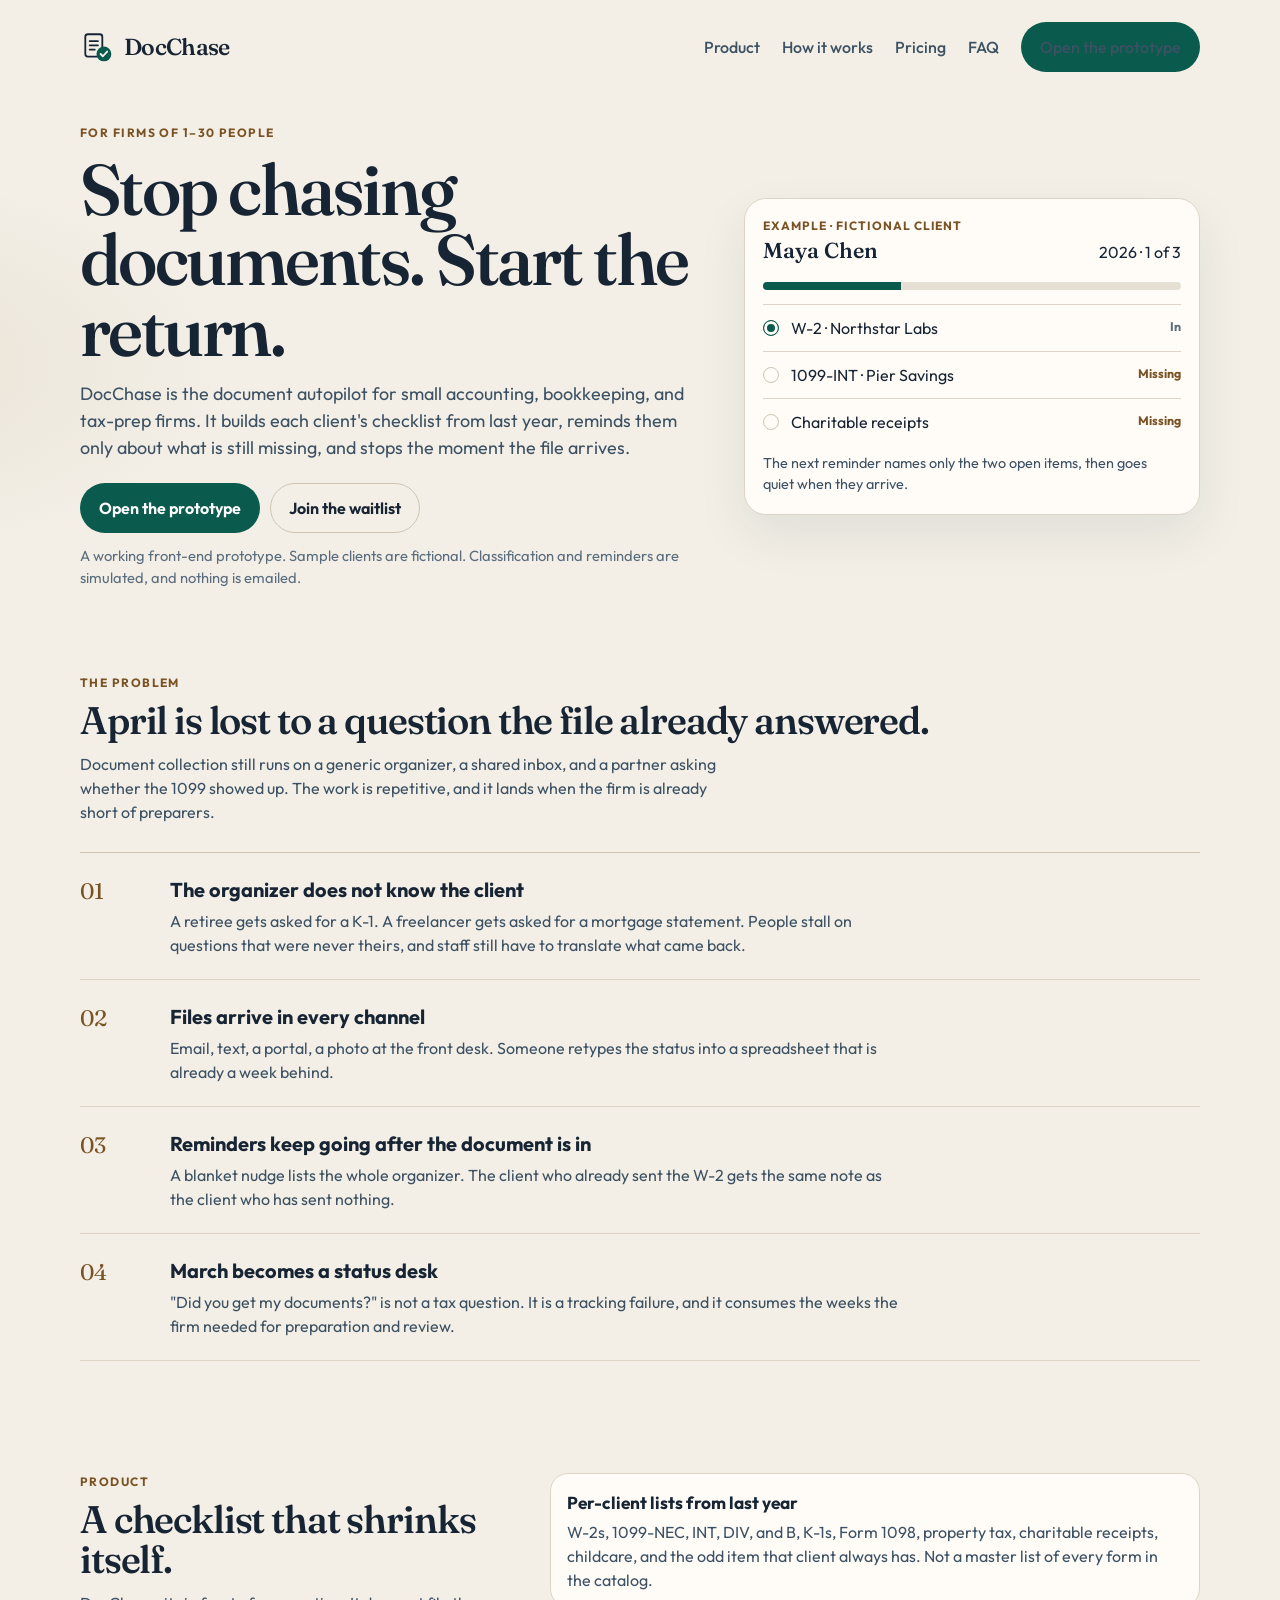
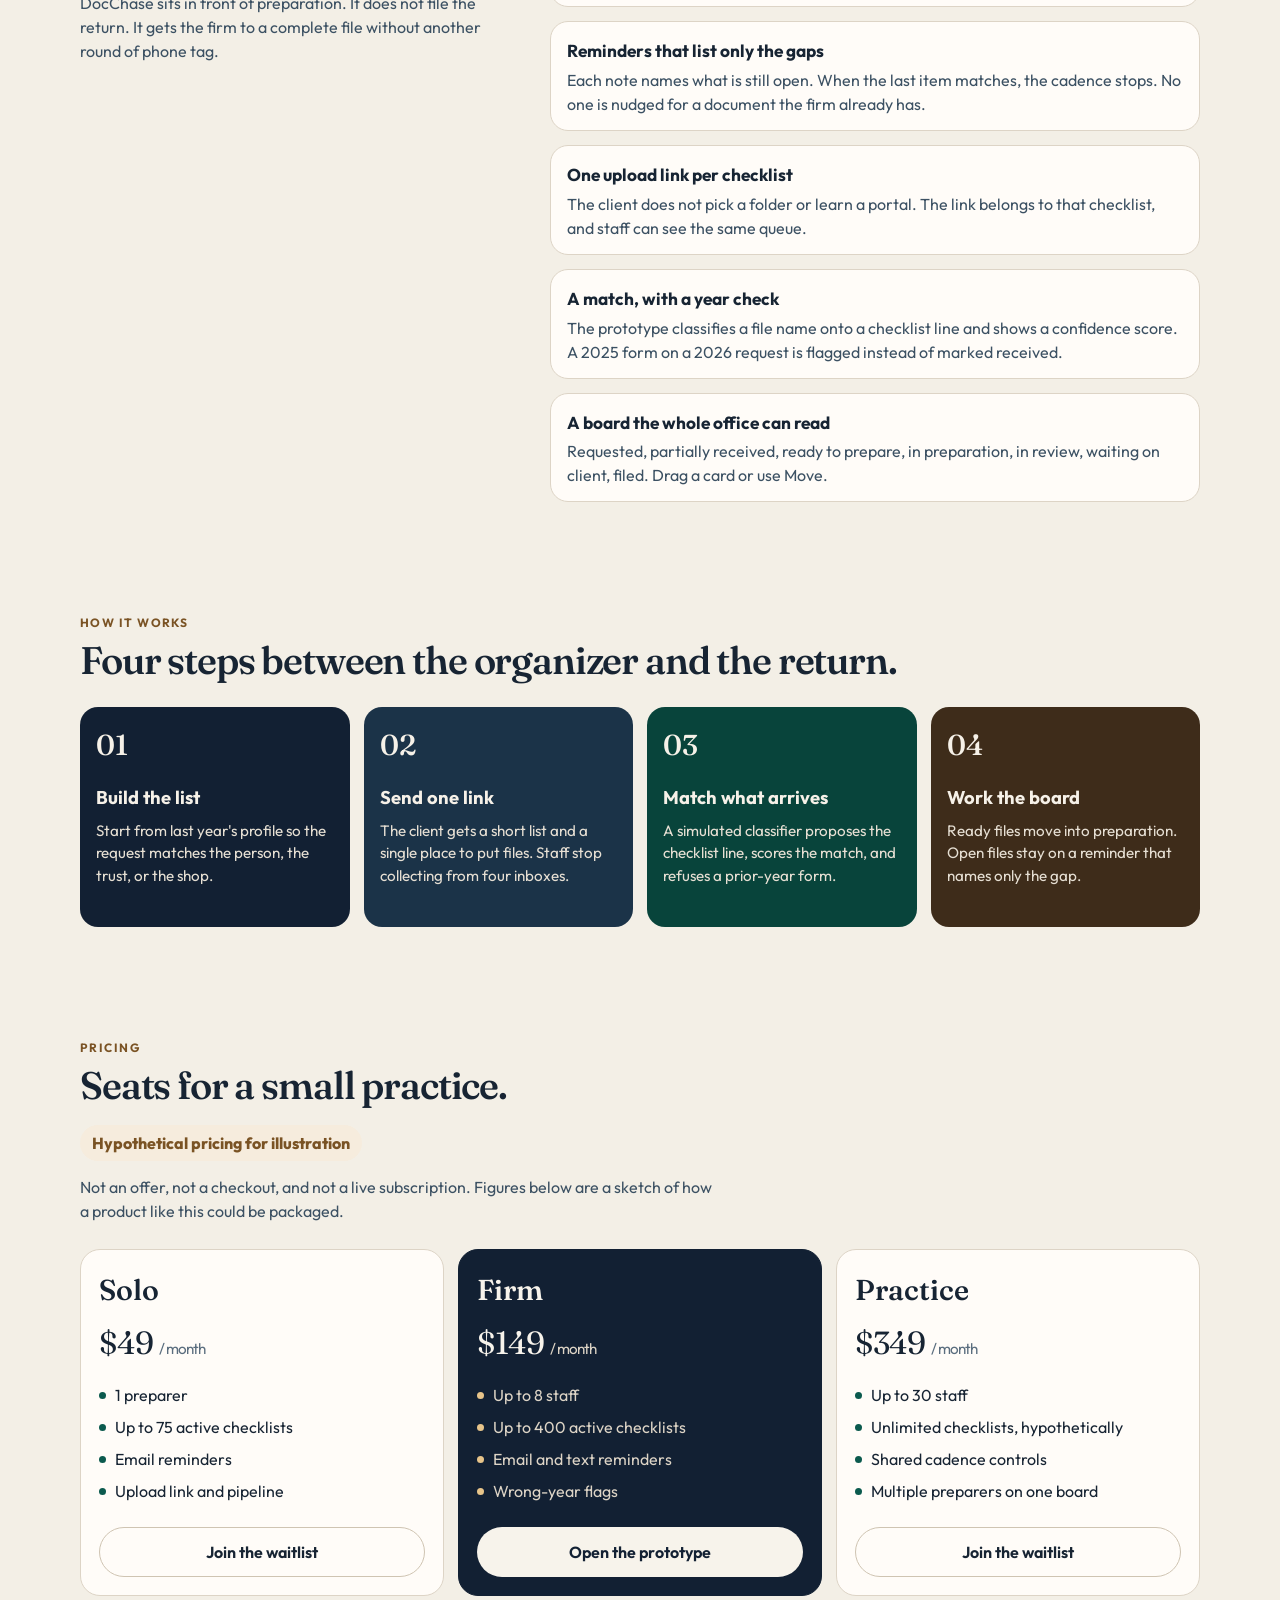
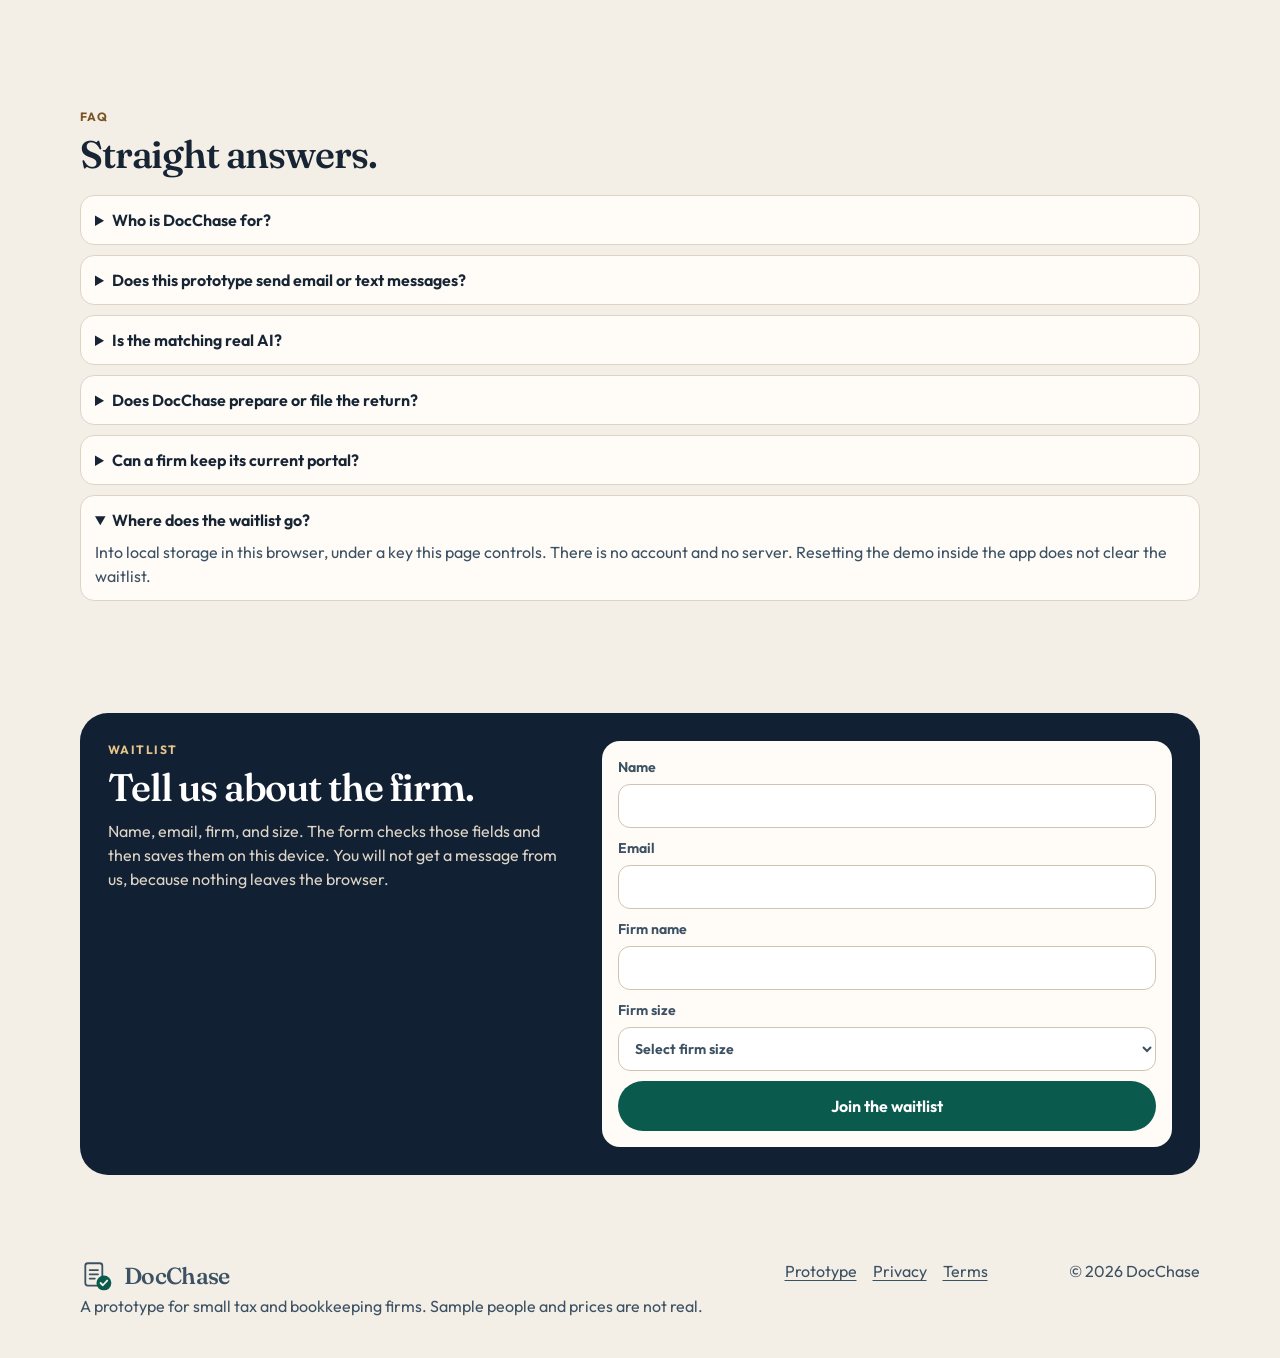
<file: index.html>
<!DOCTYPE html>
<html lang="en">
<head>
  <meta charset="utf-8">
  <meta name="viewport" content="width=device-width, initial-scale=1">
  <title>DocChase — Document autopilot for small tax firms</title>
  <meta name="description" content="DocChase builds a per-client document checklist, reminds clients only about what is still missing, and gives a small firm one pipeline from request to filed.">
  <link rel="icon" href="assets/favicon.svg" type="image/svg+xml">
  <link rel="stylesheet" href="https://fonts.googleapis.com/css2?family=Fraunces:opsz,wght@9..144,520;9..144,640&family=Outfit:wght@400;500;600;700&display=swap" media="print" onload="this.media='all'">
  <noscript><link rel="stylesheet" href="https://fonts.googleapis.com/css2?family=Fraunces:opsz,wght@9..144,520;9..144,640&family=Outfit:wght@400;500;600;700&display=swap"></noscript>
  <link rel="stylesheet" href="css/tokens.css">
  <link rel="stylesheet" href="css/site.css">
</head>
<body>
  <a class="skip" href="#main">Skip to content</a>
  <header class="wrap site-header">
    <a class="brand" href="index.html">
      <svg viewBox="0 0 32 32" width="34" height="34" aria-hidden="true"><rect x="5" y="4" width="16" height="21" rx="2.4" fill="none" stroke="currentColor" stroke-width="1.7"/><path d="M9 10.5h8M9 14.5h8M9 18.5h5" fill="none" stroke="currentColor" stroke-width="1.5" stroke-linecap="round"/><circle cx="22.5" cy="22.5" r="7" fill="#0B5A4E"/><path d="M19.4 22.6l2.1 2.1 4.1-4.4" fill="none" stroke="#F7F3EB" stroke-width="1.7" stroke-linecap="round" stroke-linejoin="round"/></svg>
      DocChase
    </a>
    <input class="nav-toggle" type="checkbox" id="nav-toggle">
    <label class="nav-burger" for="nav-toggle">Menu</label>
    <nav class="site-nav" aria-label="Primary">
      <a href="#product">Product</a>
      <a href="#method">How it works</a>
      <a href="#pricing">Pricing</a>
      <a href="#faq">FAQ</a>
      <a class="btn btn-primary" href="app/index.html">Open the prototype</a>
    </nav>
  </header>

  <main id="main">
    <section class="wrap hero">
      <div>
        <p class="eyebrow">For firms of 1–30 people</p>
        <h1>Stop chasing documents. Start the return.</h1>
        <p class="hero-copy">DocChase is the document autopilot for small accounting, bookkeeping, and tax-prep firms. It builds each client's checklist from last year, reminds them only about what is still missing, and stops the moment the file arrives.</p>
        <div class="hero-actions">
          <a class="btn btn-primary" href="app/index.html">Open the prototype</a>
          <a class="btn btn-secondary" href="#waitlist">Join the waitlist</a>
        </div>
        <p class="fine">A working front-end prototype. Sample clients are fictional. Classification and reminders are simulated, and nothing is emailed.</p>
      </div>
      <aside class="mock" aria-label="Illustrative checklist">
        <p class="mock-kicker">Example · fictional client</p>
        <div class="mock-top">
          <strong>Maya Chen</strong>
          <span>2026 · 1 of 3</span>
        </div>
        <div class="mock-bar" aria-hidden="true"><i></i></div>
        <div class="mock-row"><span class="mark on"></span><span>W-2 · Northstar Labs</span><span class="status">In</span></div>
        <div class="mock-row"><span class="mark"></span><span>1099-INT · Pier Savings</span><span class="status open">Missing</span></div>
        <div class="mock-row"><span class="mark"></span><span>Charitable receipts</span><span class="status open">Missing</span></div>
        <p class="mock-foot">The next reminder names only the two open items, then goes quiet when they arrive.</p>
      </aside>
    </section>

    <section class="wrap" id="problem">
      <p class="section-kicker">The problem</p>
      <h2>April is lost to a question the file already answered.</h2>
      <p class="intro">Document collection still runs on a generic organizer, a shared inbox, and a partner asking whether the 1099 showed up. The work is repetitive, and it lands when the firm is already short of preparers.</p>
      <ol class="ledger">
        <li>
          <span>01</span>
          <div>
            <h3>The organizer does not know the client</h3>
            <p>A retiree gets asked for a K-1. A freelancer gets asked for a mortgage statement. People stall on questions that were never theirs, and staff still have to translate what came back.</p>
          </div>
        </li>
        <li>
          <span>02</span>
          <div>
            <h3>Files arrive in every channel</h3>
            <p>Email, text, a portal, a photo at the front desk. Someone retypes the status into a spreadsheet that is already a week behind.</p>
          </div>
        </li>
        <li>
          <span>03</span>
          <div>
            <h3>Reminders keep going after the document is in</h3>
            <p>A blanket nudge lists the whole organizer. The client who already sent the W-2 gets the same note as the client who has sent nothing.</p>
          </div>
        </li>
        <li>
          <span>04</span>
          <div>
            <h3>March becomes a status desk</h3>
            <p>"Did you get my documents?" is not a tax question. It is a tracking failure, and it consumes the weeks the firm needed for preparation and review.</p>
          </div>
        </li>
      </ol>
    </section>

    <section class="wrap" id="product">
      <div class="feature-grid">
        <div>
          <p class="section-kicker">Product</p>
          <h2>A checklist that shrinks itself.</h2>
          <p class="intro">DocChase sits in front of preparation. It does not file the return. It gets the firm to a complete file without another round of phone tag.</p>
        </div>
        <div class="features">
          <article class="feature">
            <h3>Per-client lists from last year</h3>
            <p>W-2s, 1099-NEC, INT, DIV, and B, K-1s, Form 1098, property tax, charitable receipts, childcare, and the odd item that client always has. Not a master list of every form in the catalog.</p>
          </article>
          <article class="feature">
            <h3>Reminders that list only the gaps</h3>
            <p>Each note names what is still open. When the last item matches, the cadence stops. No one is nudged for a document the firm already has.</p>
          </article>
          <article class="feature">
            <h3>One upload link per checklist</h3>
            <p>The client does not pick a folder or learn a portal. The link belongs to that checklist, and staff can see the same queue.</p>
          </article>
          <article class="feature">
            <h3>A match, with a year check</h3>
            <p>The prototype classifies a file name onto a checklist line and shows a confidence score. A 2025 form on a 2026 request is flagged instead of marked received.</p>
          </article>
          <article class="feature">
            <h3>A board the whole office can read</h3>
            <p>Requested, partially received, ready to prepare, in preparation, in review, waiting on client, filed. Drag a card or use Move.</p>
          </article>
        </div>
      </div>
    </section>

    <section class="wrap" id="method">
      <p class="section-kicker">How it works</p>
      <h2>Four steps between the organizer and the return.</h2>
      <div class="steps">
        <article class="step">
          <b>01</b>
          <h3>Build the list</h3>
          <p>Start from last year's profile so the request matches the person, the trust, or the shop.</p>
        </article>
        <article class="step">
          <b>02</b>
          <h3>Send one link</h3>
          <p>The client gets a short list and a single place to put files. Staff stop collecting from four inboxes.</p>
        </article>
        <article class="step">
          <b>03</b>
          <h3>Match what arrives</h3>
          <p>A simulated classifier proposes the checklist line, scores the match, and refuses a prior-year form.</p>
        </article>
        <article class="step">
          <b>04</b>
          <h3>Work the board</h3>
          <p>Ready files move into preparation. Open files stay on a reminder that names only the gap.</p>
        </article>
      </div>
    </section>

    <section class="wrap" id="pricing">
      <p class="section-kicker">Pricing</p>
      <h2>Seats for a small practice.</h2>
      <p class="price-note">Hypothetical pricing for illustration</p>
      <p class="intro" style="margin-top:14px">Not an offer, not a checkout, and not a live subscription. Figures below are a sketch of how a product like this could be packaged.</p>
      <div class="tiers">
        <article class="tier">
          <h3>Solo</h3>
          <p class="price">$49 <span>/ month</span></p>
          <ul>
            <li>1 preparer</li>
            <li>Up to 75 active checklists</li>
            <li>Email reminders</li>
            <li>Upload link and pipeline</li>
          </ul>
          <a class="btn btn-secondary" href="#waitlist">Join the waitlist</a>
        </article>
        <article class="tier featured">
          <h3>Firm</h3>
          <p class="price">$149 <span>/ month</span></p>
          <ul>
            <li>Up to 8 staff</li>
            <li>Up to 400 active checklists</li>
            <li>Email and text reminders</li>
            <li>Wrong-year flags</li>
          </ul>
          <a class="btn btn-light" href="app/index.html">Open the prototype</a>
        </article>
        <article class="tier">
          <h3>Practice</h3>
          <p class="price">$349 <span>/ month</span></p>
          <ul>
            <li>Up to 30 staff</li>
            <li>Unlimited checklists, hypothetically</li>
            <li>Shared cadence controls</li>
            <li>Multiple preparers on one board</li>
          </ul>
          <a class="btn btn-secondary" href="#waitlist">Join the waitlist</a>
        </article>
      </div>
    </section>

    <section class="wrap" id="faq">
      <p class="section-kicker">FAQ</p>
      <h2>Straight answers.</h2>
      <div class="faq">
        <details>
          <summary>Who is DocChase for?</summary>
          <p>Small accounting, bookkeeping, and tax-prep firms, roughly 1 to 30 people, where partners and staff still chase source documents themselves.</p>
        </details>
        <details>
          <summary>Does this prototype send email or text messages?</summary>
          <p>No. Reminders are previews. The page says so. Changing the cadence only changes what the preview and the queue would do.</p>
        </details>
        <details>
          <summary>Is the matching real AI?</summary>
          <p>No. The upload portal is a labeled simulation. It uses rules on the file name: form type, a payer word, and a four-digit year. It does not read the file.</p>
        </details>
        <details>
          <summary>Does DocChase prepare or file the return?</summary>
          <p>No. It ends where preparation starts. The pipeline tracks the handoff through review and filing, but it is not tax software.</p>
        </details>
        <details>
          <summary>Can a firm keep its current portal?</summary>
          <p>That is the point of the product direction: one link and a status the firm can trust. This prototype does not connect to Drake, UltraTax, QuickBooks, or a client portal.</p>
        </details>
        <details open>
          <summary>Where does the waitlist go?</summary>
          <p>Into local storage in this browser, under a key this page controls. There is no account and no server. Resetting the demo inside the app does not clear the waitlist.</p>
        </details>
      </div>
    </section>

    <section class="wrap" id="waitlist">
      <div class="waitlist">
        <div>
          <p class="section-kicker" style="color:#e7c48a">Waitlist</p>
          <h2>Tell us about the firm.</h2>
          <p class="intro">Name, email, firm, and size. The form checks those fields and then saves them on this device. You will not get a message from us, because nothing leaves the browser.</p>
        </div>
        <div class="waitlist-panel">
        <form id="waitlist-form" action="#" method="post" novalidate>
          <label for="name">Name
            <input id="name" name="name" type="text" autocomplete="name" required>
          </label>
          <p class="field-error" id="name-error" role="alert"></p>
          <label for="email">Email
            <input id="email" name="email" type="email" autocomplete="email" required>
          </label>
          <p class="field-error" id="email-error" role="alert"></p>
          <label for="firm">Firm name
            <input id="firm" name="firm" type="text" autocomplete="organization" required>
          </label>
          <p class="field-error" id="firm-error" role="alert"></p>
          <label for="size">Firm size
            <select id="size" name="size" required>
              <option value="">Select firm size</option>
              <option>Just me (1)</option>
              <option>2–5</option>
              <option>6–15</option>
              <option>16–30</option>
              <option>More than 30</option>
            </select>
          </label>
          <p class="field-error" id="size-error" role="alert"></p>
          <button class="btn btn-primary" type="submit">Join the waitlist</button>
        </form>
        <div class="success" id="waitlist-success" hidden>
          <h3>You're on the list.</h3>
          <p id="success-note"></p>
          <dl>
            <div><dt>Name</dt><dd id="success-name"></dd></div>
            <div><dt>Email</dt><dd id="success-email"></dd></div>
            <div><dt>Firm</dt><dd id="success-firm"></dd></div>
            <div><dt>Size</dt><dd id="success-size"></dd></div>
          </dl>
          <button class="btn btn-secondary" type="button" id="add-another">Add another firm</button>
        </div>
        </div>
      </div>
    </section>
  </main>

  <footer class="wrap site-footer">
    <div>
      <a class="brand" href="index.html"><svg viewBox="0 0 32 32" width="28" height="28" aria-hidden="true"><rect x="5" y="4" width="16" height="21" rx="2.4" fill="none" stroke="currentColor" stroke-width="1.7"/><path d="M9 10.5h8M9 14.5h8M9 18.5h5" fill="none" stroke="currentColor" stroke-width="1.5" stroke-linecap="round"/><circle cx="22.5" cy="22.5" r="7" fill="#0B5A4E"/><path d="M19.4 22.6l2.1 2.1 4.1-4.4" fill="none" stroke="#F7F3EB" stroke-width="1.7" stroke-linecap="round" stroke-linejoin="round"/></svg>DocChase</a>
      <p>A prototype for small tax and bookkeeping firms. Sample people and prices are not real.</p>
    </div>
    <nav aria-label="Footer">
      <a href="app/index.html">Prototype</a>
      <a href="privacy.html">Privacy</a>
      <a href="terms.html">Terms</a>
    </nav>
    <p>© 2026 DocChase</p>
  </footer>
  <script src="js/waitlist.js"></script>
</body>
</html>
</file>
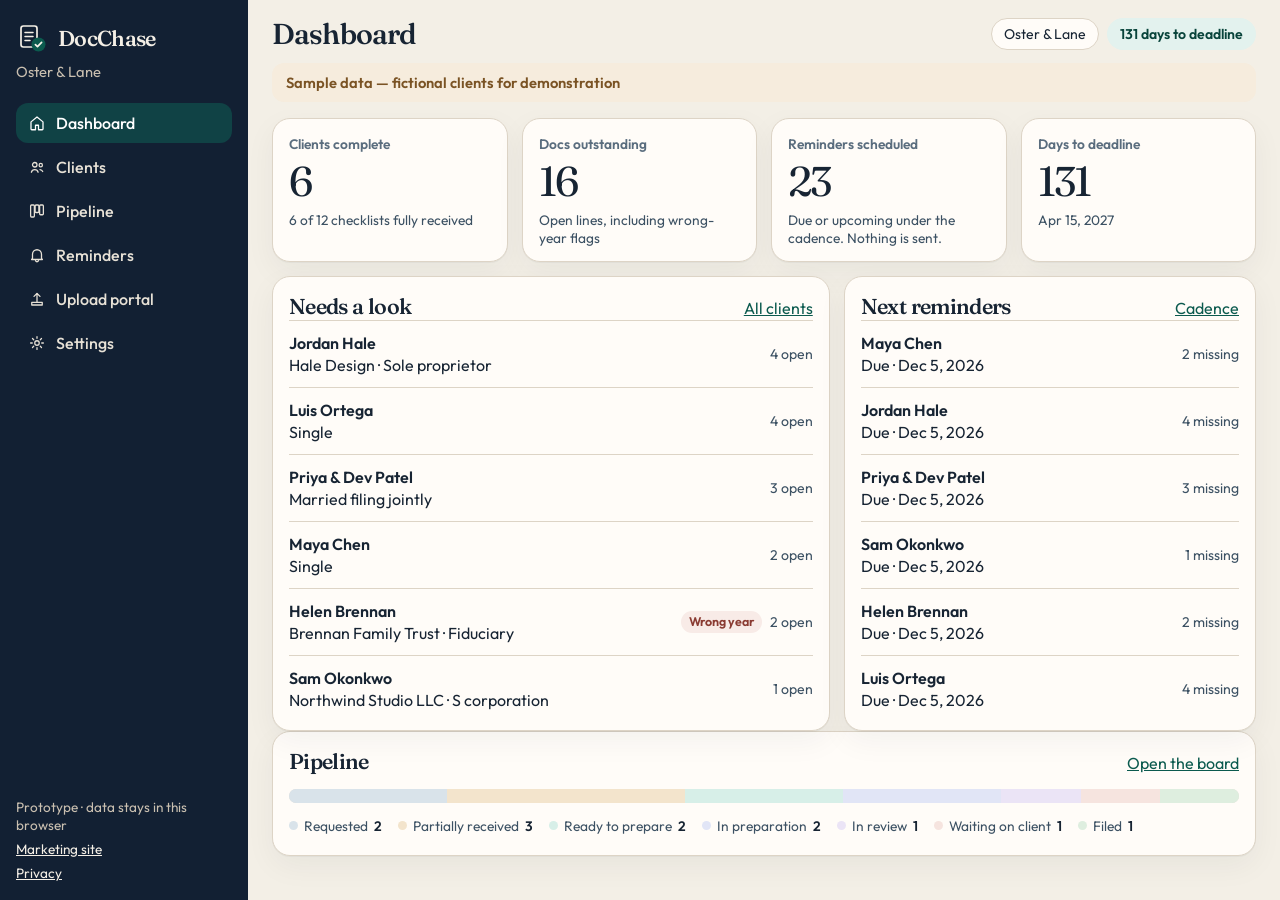
<file: app/index.html>
<!DOCTYPE html>
<html lang="en">
<head>
  <meta charset="utf-8">
  <meta name="viewport" content="width=device-width, initial-scale=1">
  <title>DocChase</title>
  <meta name="description" content="DocChase prototype: per-client document checklists, simulated reminders, and a tax-season pipeline for a small firm.">
  <link rel="icon" href="../assets/favicon.svg" type="image/svg+xml">
  <link rel="stylesheet" href="https://fonts.googleapis.com/css2?family=Fraunces:opsz,wght@9..144,520;9..144,640&family=Outfit:wght@400;500;600;700&display=swap" media="print" onload="this.media='all'">
  <noscript><link rel="stylesheet" href="https://fonts.googleapis.com/css2?family=Fraunces:opsz,wght@9..144,520;9..144,640&family=Outfit:wght@400;500;600;700&display=swap"></noscript>
  <link rel="stylesheet" href="../css/tokens.css">
  <link rel="stylesheet" href="app.css">
</head>
<body>
  <a class="skip" href="#view">Skip to content</a>
  <div class="app">
    <aside class="sidebar" id="sidebar">
      <div class="side-brand">
        <a class="brand" href="../index.html">
          <svg viewBox="0 0 32 32" width="32" height="32" aria-hidden="true"><rect x="5" y="4" width="16" height="21" rx="2.4" fill="none" stroke="currentColor" stroke-width="1.7"/><path d="M9 10.5h8M9 14.5h8M9 18.5h5" fill="none" stroke="currentColor" stroke-width="1.5" stroke-linecap="round"/><circle cx="22.5" cy="22.5" r="7" fill="#0B5A4E"/><path d="M19.4 22.6l2.1 2.1 4.1-4.4" fill="none" stroke="#F7F3EB" stroke-width="1.7" stroke-linecap="round" stroke-linejoin="round"/></svg>
          <span>DocChase</span>
        </a>
        <p class="side-firm" id="side-firm">Oster &amp; Lane</p>
      </div>
      <nav class="side-nav" aria-label="Application">
        <a href="#/dashboard" data-nav="dashboard">
          <svg viewBox="0 0 24 24" aria-hidden="true"><path d="M4 10.5 12 4l8 6.5V20a1 1 0 0 1-1 1h-5v-6H10v6H5a1 1 0 0 1-1-1v-9.5Z" fill="none" stroke="currentColor" stroke-width="1.7" stroke-linejoin="round"/></svg>
          Dashboard
        </a>
        <a href="#/clients" data-nav="clients">
          <svg viewBox="0 0 24 24" aria-hidden="true"><circle cx="9" cy="9" r="3" fill="none" stroke="currentColor" stroke-width="1.7"/><path d="M4.5 19c.6-2.4 2.4-3.5 4.5-3.5s3.9 1.1 4.5 3.5" fill="none" stroke="currentColor" stroke-width="1.7" stroke-linecap="round"/><circle cx="17" cy="9.5" r="2.2" fill="none" stroke="currentColor" stroke-width="1.7"/><path d="M16 15.6c1.6.2 2.9 1 3.6 2.4" fill="none" stroke="currentColor" stroke-width="1.7" stroke-linecap="round"/></svg>
          Clients
        </a>
        <a href="#/pipeline" data-nav="pipeline">
          <svg viewBox="0 0 24 24" aria-hidden="true"><rect x="3.5" y="4" width="5" height="16" rx="1.2" fill="none" stroke="currentColor" stroke-width="1.7"/><rect x="9.5" y="4" width="5" height="10" rx="1.2" fill="none" stroke="currentColor" stroke-width="1.7"/><rect x="15.5" y="4" width="5" height="13" rx="1.2" fill="none" stroke="currentColor" stroke-width="1.7"/></svg>
          Pipeline
        </a>
        <a href="#/reminders" data-nav="reminders">
          <svg viewBox="0 0 24 24" aria-hidden="true"><path d="M6 16.5V11a6 6 0 1 1 12 0v5.5l1.2 1.5H4.8L6 16.5Z" fill="none" stroke="currentColor" stroke-width="1.7" stroke-linejoin="round"/><path d="M10 19a2 2 0 0 0 4 0" fill="none" stroke="currentColor" stroke-width="1.7" stroke-linecap="round"/></svg>
          Reminders
        </a>
        <a href="#/portal" data-nav="portal">
          <svg viewBox="0 0 24 24" aria-hidden="true"><path d="M12 16V5" fill="none" stroke="currentColor" stroke-width="1.7" stroke-linecap="round"/><path d="M8 8.5 12 4.5l4 4" fill="none" stroke="currentColor" stroke-width="1.7" stroke-linecap="round" stroke-linejoin="round"/><path d="M5 16.5h14V20H5v-3.5Z" fill="none" stroke="currentColor" stroke-width="1.7" stroke-linejoin="round"/></svg>
          Upload portal
        </a>
        <a href="#/settings" data-nav="settings">
          <svg viewBox="0 0 24 24" aria-hidden="true"><circle cx="12" cy="12" r="3" fill="none" stroke="currentColor" stroke-width="1.7"/><path d="M12 3.5v2.2M12 18.3v2.2M3.5 12h2.2M18.3 12h2.2M6 6l1.6 1.6M16.4 16.4 18 18M18 6l-1.6 1.6M7.6 16.4 6 18" fill="none" stroke="currentColor" stroke-width="1.7" stroke-linecap="round"/></svg>
          Settings
        </a>
      </nav>
      <div class="side-foot">
        <p>Prototype · data stays in this browser</p>
        <a href="../index.html">Marketing site</a>
        <a href="../privacy.html">Privacy</a>
      </div>
    </aside>
    <div class="nav-backdrop" id="nav-backdrop" hidden></div>
    <div class="workspace">
      <header class="topbar">
        <button type="button" class="icon-btn" id="open-nav" data-action="open-nav" aria-label="Open navigation">
          <svg viewBox="0 0 24 24" aria-hidden="true"><path d="M4 7h16M4 12h16M4 17h16" fill="none" stroke="currentColor" stroke-width="1.8" stroke-linecap="round"/></svg>
        </button>
        <h1 id="title" tabindex="-1">Dashboard</h1>
        <div class="top-meta">
          <span class="chip" id="firm-chip">Oster &amp; Lane</span>
          <span class="chip chip-strong" id="deadline-chip">Deadline</span>
        </div>
      </header>
      <p class="sample-banner" role="note">Sample data — fictional clients for demonstration</p>
      <p class="storage-note" id="storage-note" hidden role="status">This browser is blocking local storage. You can still use the prototype, but a refresh restores the sample firm.</p>
      <main id="view" class="view" tabindex="-1"></main>
    </div>
  </div>

  <div class="toast" id="toast" role="status" aria-live="polite"></div>

  <div class="modal" id="modal" hidden>
    <div class="modal-card" role="dialog" aria-modal="true" aria-labelledby="modal-title">
      <h2 id="modal-title">Reset demo data?</h2>
      <p id="modal-body">This replaces clients, checklist matches, pipeline stages, reminder history, and firm settings in this browser with the original sample firm. The marketing waitlist on the landing page is left as-is.</p>
      <div class="modal-actions">
        <button type="button" class="btn btn-ghost" id="modal-cancel" data-action="modal-cancel">Cancel</button>
        <button type="button" class="btn btn-danger" id="modal-confirm" data-action="modal-confirm">Reset demo data</button>
      </div>
    </div>
  </div>

  <noscript>
    <p class="noscript">DocChase needs JavaScript for this prototype. It still does not use a server.</p>
  </noscript>
  <script src="seed.js"></script>
  <script src="logic.js"></script>
  <script src="app.js"></script>
</body>
</html>
</file>
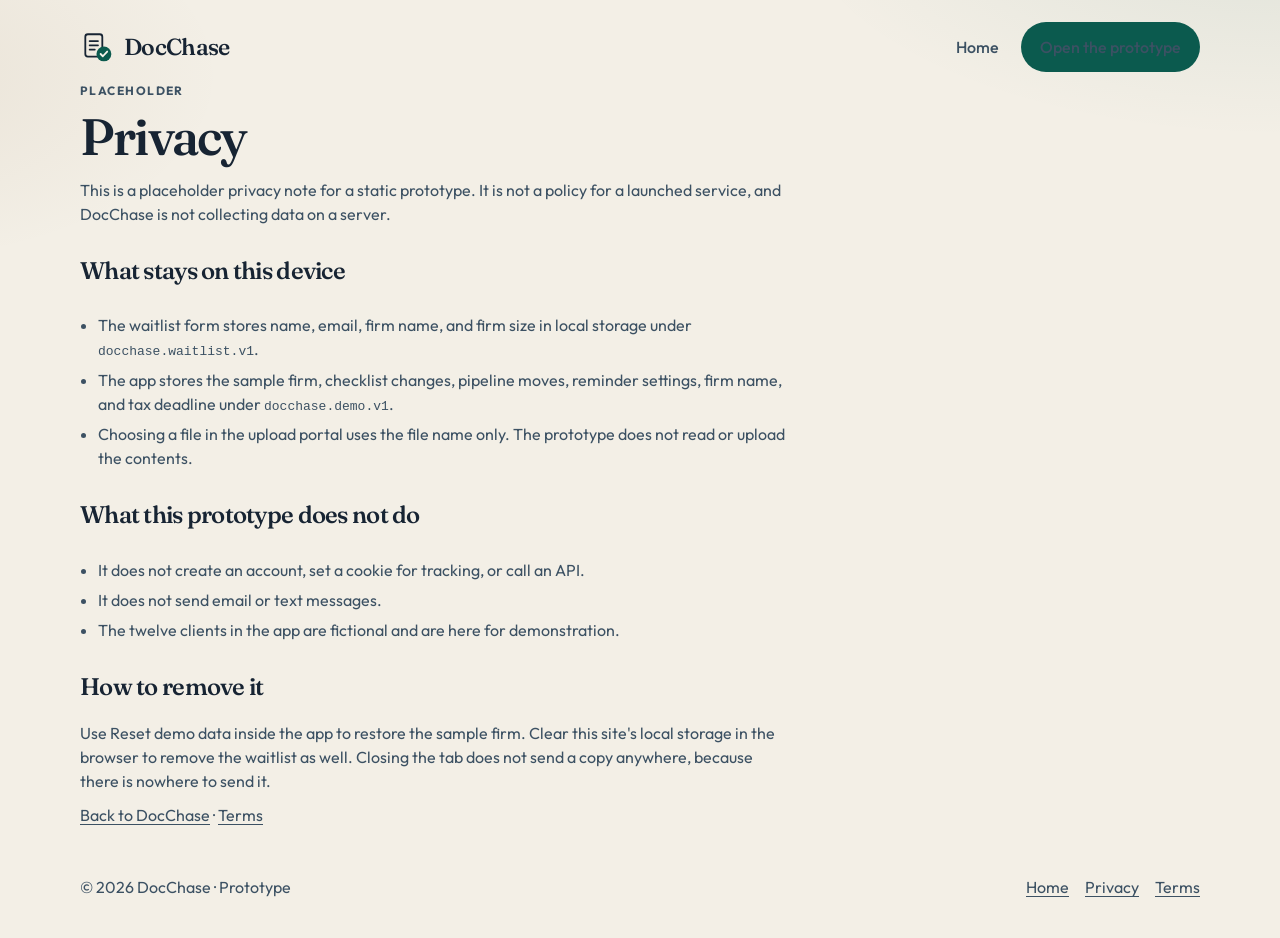
<file: privacy.html>
<!DOCTYPE html>
<html lang="en">
<head>
  <meta charset="utf-8">
  <meta name="viewport" content="width=device-width, initial-scale=1">
  <title>Privacy · DocChase</title>
  <meta name="description" content="Placeholder privacy note for the DocChase prototype. Data stays in this browser.">
  <link rel="icon" href="assets/favicon.svg" type="image/svg+xml">
  <link rel="stylesheet" href="https://fonts.googleapis.com/css2?family=Fraunces:opsz,wght@9..144,520;9..144,640&family=Outfit:wght@400;500;600;700&display=swap" media="print" onload="this.media='all'">
  <noscript><link rel="stylesheet" href="https://fonts.googleapis.com/css2?family=Fraunces:opsz,wght@9..144,520;9..144,640&family=Outfit:wght@400;500;600;700&display=swap"></noscript>
  <link rel="stylesheet" href="css/tokens.css">
  <link rel="stylesheet" href="css/site.css">
</head>
<body>
  <a class="skip" href="#main">Skip to content</a>
  <header class="wrap site-header">
    <a class="brand" href="index.html">
      <svg viewBox="0 0 32 32" width="34" height="34" aria-hidden="true"><rect x="5" y="4" width="16" height="21" rx="2.4" fill="none" stroke="currentColor" stroke-width="1.7"/><path d="M9 10.5h8M9 14.5h8M9 18.5h5" fill="none" stroke="currentColor" stroke-width="1.5" stroke-linecap="round"/><circle cx="22.5" cy="22.5" r="7" fill="#0B5A4E"/><path d="M19.4 22.6l2.1 2.1 4.1-4.4" fill="none" stroke="#F7F3EB" stroke-width="1.7" stroke-linecap="round" stroke-linejoin="round"/></svg>
      DocChase
    </a>
    <nav class="site-nav" aria-label="Primary">
      <a href="index.html">Home</a>
      <a class="btn btn-primary" href="app/index.html">Open the prototype</a>
    </nav>
  </header>
  <main id="main" class="wrap legal">
    <p class="section-kicker">Placeholder</p>
    <h1>Privacy</h1>
    <div class="prose">
      <p>This is a placeholder privacy note for a static prototype. It is not a policy for a launched service, and DocChase is not collecting data on a server.</p>
      <h2>What stays on this device</h2>
      <ul>
        <li>The waitlist form stores name, email, firm name, and firm size in local storage under <code>docchase.waitlist.v1</code>.</li>
        <li>The app stores the sample firm, checklist changes, pipeline moves, reminder settings, firm name, and tax deadline under <code>docchase.demo.v1</code>.</li>
        <li>Choosing a file in the upload portal uses the file name only. The prototype does not read or upload the contents.</li>
      </ul>
      <h2>What this prototype does not do</h2>
      <ul>
        <li>It does not create an account, set a cookie for tracking, or call an API.</li>
        <li>It does not send email or text messages.</li>
        <li>The twelve clients in the app are fictional and are here for demonstration.</li>
      </ul>
      <h2>How to remove it</h2>
      <p>Use Reset demo data inside the app to restore the sample firm. Clear this site's local storage in the browser to remove the waitlist as well. Closing the tab does not send a copy anywhere, because there is nowhere to send it.</p>
      <p><a href="index.html">Back to DocChase</a> · <a href="terms.html">Terms</a></p>
    </div>
  </main>
  <footer class="wrap site-footer">
    <p>© 2026 DocChase · Prototype</p>
    <nav aria-label="Footer">
      <a href="index.html">Home</a>
      <a href="privacy.html">Privacy</a>
      <a href="terms.html">Terms</a>
    </nav>
  </footer>
</body>
</html>
</file>
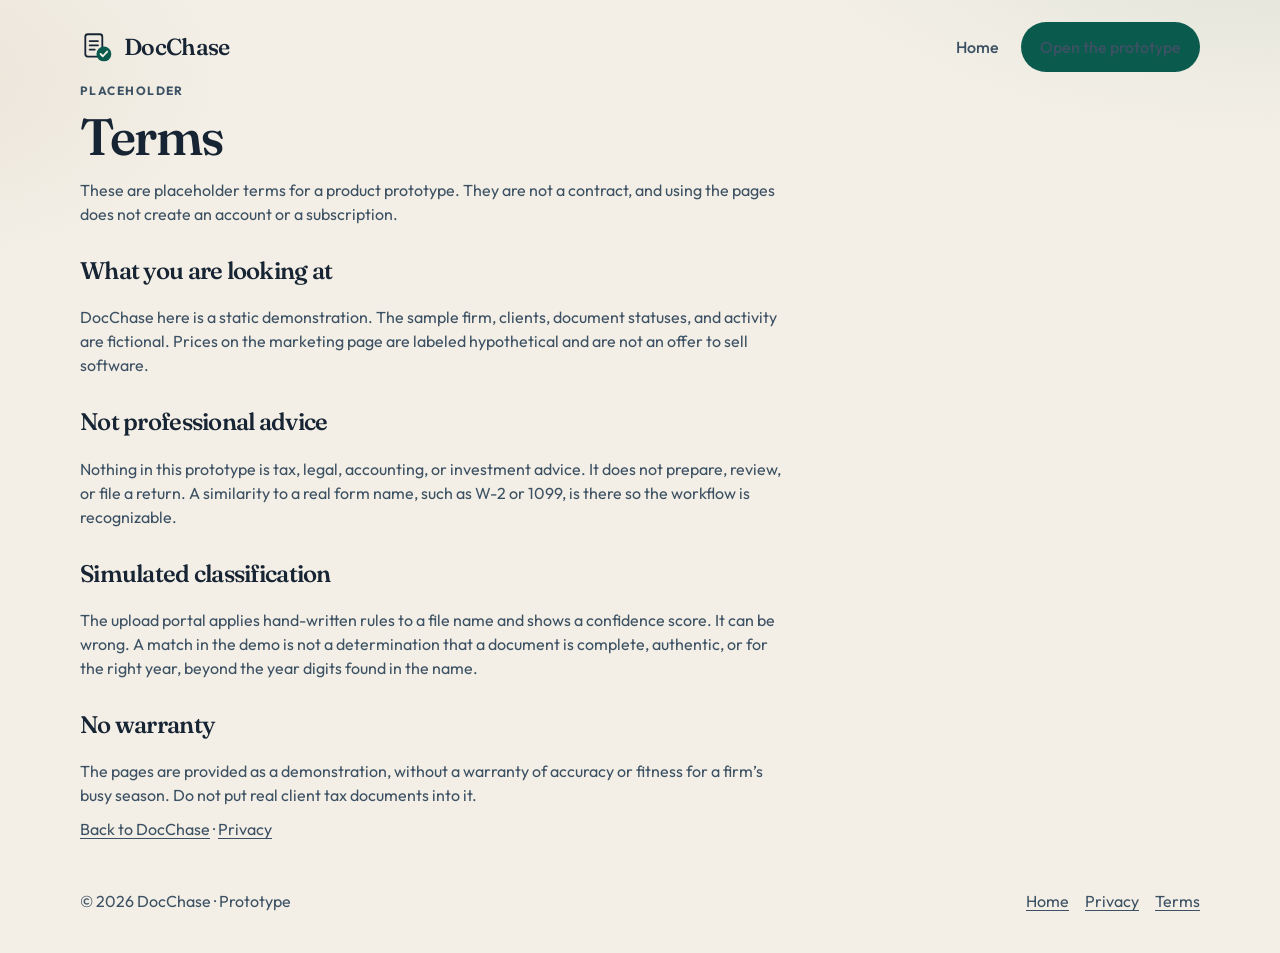
<file: terms.html>
<!DOCTYPE html>
<html lang="en">
<head>
  <meta charset="utf-8">
  <meta name="viewport" content="width=device-width, initial-scale=1">
  <title>Terms · DocChase</title>
  <meta name="description" content="Placeholder terms for the DocChase prototype. Not tax advice and not an offer to sell software.">
  <link rel="icon" href="assets/favicon.svg" type="image/svg+xml">
  <link rel="stylesheet" href="https://fonts.googleapis.com/css2?family=Fraunces:opsz,wght@9..144,520;9..144,640&family=Outfit:wght@400;500;600;700&display=swap" media="print" onload="this.media='all'">
  <noscript><link rel="stylesheet" href="https://fonts.googleapis.com/css2?family=Fraunces:opsz,wght@9..144,520;9..144,640&family=Outfit:wght@400;500;600;700&display=swap"></noscript>
  <link rel="stylesheet" href="css/tokens.css">
  <link rel="stylesheet" href="css/site.css">
</head>
<body>
  <a class="skip" href="#main">Skip to content</a>
  <header class="wrap site-header">
    <a class="brand" href="index.html">
      <svg viewBox="0 0 32 32" width="34" height="34" aria-hidden="true"><rect x="5" y="4" width="16" height="21" rx="2.4" fill="none" stroke="currentColor" stroke-width="1.7"/><path d="M9 10.5h8M9 14.5h8M9 18.5h5" fill="none" stroke="currentColor" stroke-width="1.5" stroke-linecap="round"/><circle cx="22.5" cy="22.5" r="7" fill="#0B5A4E"/><path d="M19.4 22.6l2.1 2.1 4.1-4.4" fill="none" stroke="#F7F3EB" stroke-width="1.7" stroke-linecap="round" stroke-linejoin="round"/></svg>
      DocChase
    </a>
    <nav class="site-nav" aria-label="Primary">
      <a href="index.html">Home</a>
      <a class="btn btn-primary" href="app/index.html">Open the prototype</a>
    </nav>
  </header>
  <main id="main" class="wrap legal">
    <p class="section-kicker">Placeholder</p>
    <h1>Terms</h1>
    <div class="prose">
      <p>These are placeholder terms for a product prototype. They are not a contract, and using the pages does not create an account or a subscription.</p>
      <h2>What you are looking at</h2>
      <p>DocChase here is a static demonstration. The sample firm, clients, document statuses, and activity are fictional. Prices on the marketing page are labeled hypothetical and are not an offer to sell software.</p>
      <h2>Not professional advice</h2>
      <p>Nothing in this prototype is tax, legal, accounting, or investment advice. It does not prepare, review, or file a return. A similarity to a real form name, such as W-2 or 1099, is there so the workflow is recognizable.</p>
      <h2>Simulated classification</h2>
      <p>The upload portal applies hand-written rules to a file name and shows a confidence score. It can be wrong. A match in the demo is not a determination that a document is complete, authentic, or for the right year, beyond the year digits found in the name.</p>
      <h2>No warranty</h2>
      <p>The pages are provided as a demonstration, without a warranty of accuracy or fitness for a firm’s busy season. Do not put real client tax documents into it.</p>
      <p><a href="index.html">Back to DocChase</a> · <a href="privacy.html">Privacy</a></p>
    </div>
  </main>
  <footer class="wrap site-footer">
    <p>© 2026 DocChase · Prototype</p>
    <nav aria-label="Footer">
      <a href="index.html">Home</a>
      <a href="privacy.html">Privacy</a>
      <a href="terms.html">Terms</a>
    </nav>
  </footer>
</body>
</html>
</file>
<file: css/tokens.css>
:root {
  --ink: #172433;
  --ink-soft: #3c5163;
  --muted: #5a6d7e;
  --paper: #f3efe6;
  --paper-deep: #e6e0d4;
  --card: #fffcf8;
  --line: #ddd4c6;
  --line-strong: #cfc4b2;
  --teal: #0b5a4e;
  --teal-dark: #08443b;
  --teal-soft: #e3f2ee;
  --brass: #7a5324;
  --brass-soft: #f6ecdd;
  --clay: #8a3b32;
  --clay-soft: #f8ebe7;
  --amber: #7a5210;
  --amber-soft: #f8f1df;
  --navy: #122033;
  --navy-2: #1b3048;
  --ok: #1f5b34;
  --ok-soft: #e5f0e6;
  --shadow: 0 20px 50px rgba(18, 32, 51, 0.08);
  --shadow-tight: 0 1px 0 rgba(18, 32, 51, 0.04), 0 10px 30px rgba(18, 32, 51, 0.05);
  --radius: 18px;
  --serif: "Fraunces", "Iowan Old Style", Palatino, "Palatino Linotype", Georgia, serif;
  --sans: "Outfit", "Avenir Next", "Segoe UI", sans-serif;
  --mono: ui-monospace, "SFMono-Regular", Menlo, Consolas, monospace;
  color-scheme: light;
}

* { box-sizing: border-box; }
html { -webkit-text-size-adjust: 100%; }
body { margin: 0; }
img, svg { display: block; max-width: 100%; }
button, input, select, textarea { font: inherit; color: inherit; }
button { cursor: pointer; }
h1, h2, h3, h4, p { margin: 0; }
ul, ol { margin: 0; padding: 0; }
a { color: inherit; }
:focus-visible {
  outline: 2px solid var(--teal);
  outline-offset: 3px;
}
@media (prefers-reduced-motion: reduce) {
  *, *::before, *::after {
    animation: none !important;
    transition: none !important;
    scroll-behavior: auto !important;
  }
}
[hidden] { display: none !important; }
.sr-only {
  position: absolute;
  width: 1px;
  height: 1px;
  padding: 0;
  margin: -1px;
  overflow: hidden;
  clip: rect(0, 0, 0, 0);
  white-space: nowrap;
  border: 0;
}
</file>
<file: css/site.css>
body {
  font-family: var(--sans);
  color: var(--ink);
  background:
    radial-gradient(900px 420px at 100% -10%, rgba(11, 90, 78, 0.09), transparent 55%),
    radial-gradient(700px 380px at -10% 8%, rgba(122, 83, 36, 0.08), transparent 50%),
    var(--paper);
  line-height: 1.5;
}
a { text-decoration-thickness: 1px; text-underline-offset: 3px; }
.skip {
  position: absolute;
  left: 12px;
  top: -40px;
  background: var(--navy);
  color: white;
  padding: 8px 12px;
  z-index: 5;
}
.skip:focus { top: 12px; }
.wrap { width: min(1120px, calc(100% - 40px)); margin: 0 auto; }
.site-header {
  display: flex;
  align-items: center;
  justify-content: space-between;
  gap: 18px;
  padding: 22px 0 10px;
}
.brand {
  display: flex;
  align-items: center;
  gap: 10px;
  text-decoration: none;
  font-family: var(--serif);
  font-size: 1.45rem;
  letter-spacing: -0.03em;
  font-weight: 560;
}
.brand svg { width: 34px; height: 34px; flex: none; }
.nav-toggle { position: absolute; opacity: 0; pointer-events: none; }
.nav-burger { display: none; }
.site-nav { display: flex; align-items: center; gap: 22px; }
.site-nav a { text-decoration: none; font-weight: 500; color: var(--ink-soft); }
.site-nav a:hover { color: var(--ink); }
.btn {
  display: inline-flex;
  align-items: center;
  justify-content: center;
  border-radius: 999px;
  padding: 12px 18px;
  font-weight: 650;
  text-decoration: none;
  border: 1px solid transparent;
}
.btn-primary { background: var(--teal); color: white; }
.btn-primary:hover { background: var(--teal-dark); }
.btn-secondary { background: transparent; border-color: var(--line-strong); color: var(--ink); }
.btn-secondary:hover { border-color: var(--ink); }
.btn-light { background: #f7f3eb; color: var(--navy); }

.hero { display: grid; grid-template-columns: 1.15fr 0.85fr; gap: 48px; align-items: center; padding: 42px 0 28px; }
.eyebrow, .section-kicker {
  color: var(--brass);
  font-weight: 700;
  letter-spacing: 0.12em;
  text-transform: uppercase;
  font-size: 0.75rem;
}
h1 {
  font-family: var(--serif);
  font-weight: 560;
  font-size: clamp(2.7rem, 5.6vw, 5rem);
  line-height: 0.98;
  letter-spacing: -0.035em;
  margin: 12px 0 16px;
}
.hero-copy, .lede { font-size: 1.12rem; color: var(--ink-soft); max-width: 42rem; }
.hero-actions { display: flex; flex-wrap: wrap; gap: 10px; margin: 22px 0 12px; }
.fine { color: var(--muted); font-size: 0.92rem; max-width: 40rem; }

.mock {
  background: var(--card);
  border: 1px solid var(--line);
  border-radius: 22px;
  box-shadow: var(--shadow);
  padding: 18px;
}
.mock-top { display: flex; justify-content: space-between; gap: 8px; align-items: baseline; }
.mock-top strong { font-family: var(--serif); font-size: 1.35rem; font-weight: 560; }
.mock-kicker { color: var(--brass); font-size: 0.75rem; font-weight: 700; letter-spacing: 0.08em; text-transform: uppercase; }
.mock-bar { height: 8px; background: var(--paper-deep); border-radius: 99px; margin: 14px 0; overflow: hidden; }
.mock-bar i { display: block; width: 33%; height: 100%; background: var(--teal); }
.mock-row {
  display: grid;
  grid-template-columns: 18px 1fr auto;
  gap: 10px;
  align-items: center;
  padding: 11px 0;
  border-top: 1px solid var(--line);
}
.mark { width: 16px; height: 16px; border-radius: 99px; border: 1.6px solid var(--line-strong); }
.mark.on { background: var(--teal); border-color: var(--teal); box-shadow: inset 0 0 0 3px var(--card); }
.status { font-size: 0.78rem; font-weight: 700; color: var(--muted); }
.status.open { color: var(--brass); }
.mock-foot { margin-top: 8px; color: var(--ink-soft); font-size: 0.9rem; }

section { padding: 56px 0; }
.section-kicker { display: block; margin-bottom: 8px; }
h2 {
  font-family: var(--serif);
  font-weight: 560;
  font-size: clamp(2rem, 3vw, 3rem);
  letter-spacing: -0.03em;
  line-height: 1.05;
  margin-bottom: 12px;
}
.intro { max-width: 40rem; color: var(--ink-soft); }

.ledger { list-style: none; margin-top: 28px; border-top: 1px solid var(--line-strong); }
.ledger li {
  display: grid;
  grid-template-columns: 72px 1fr;
  gap: 18px;
  padding: 22px 0;
  border-bottom: 1px solid var(--line);
}
.ledger span {
  font-family: var(--serif);
  font-size: 1.4rem;
  color: var(--brass);
}
.ledger h3 { font-size: 1.25rem; margin-bottom: 4px; }
.ledger p { color: var(--ink-soft); max-width: 46rem; }

.feature-grid { display: grid; grid-template-columns: 0.8fr 1.2fr; gap: 36px; align-items: start; }
.features { display: grid; gap: 14px; }
.feature {
  background: var(--card);
  border: 1px solid var(--line);
  border-radius: 18px;
  padding: 16px 16px 14px;
}
.feature h3 { font-size: 1.08rem; margin-bottom: 4px; }
.feature p { color: var(--ink-soft); }

.steps { display: grid; grid-template-columns: repeat(4, 1fr); gap: 14px; margin-top: 26px; }
.step {
  background: var(--navy);
  color: #f6f1e8;
  border-radius: 18px;
  padding: 16px;
  min-height: 220px;
}
.step:nth-child(2) { background: #1b3348; }
.step:nth-child(3) { background: var(--teal-dark); }
.step:nth-child(4) { background: #3e2c1a; }
.step b {
  font-family: var(--serif);
  font-size: 1.8rem;
  font-weight: 520;
  display: block;
  margin-bottom: 18px;
}
.step h3 { font-size: 1.15rem; margin-bottom: 8px; }
.step p { color: #e6dfd3; font-size: 0.95rem; }

.price-note {
  display: inline-block;
  margin-top: 8px;
  background: var(--brass-soft);
  color: var(--brass);
  font-weight: 750;
  border-radius: 999px;
  padding: 6px 12px;
}
.tiers { display: grid; grid-template-columns: repeat(3, 1fr); gap: 14px; margin-top: 26px; }
.tier {
  background: var(--card);
  border: 1px solid var(--line);
  border-radius: 20px;
  padding: 18px;
  display: flex;
  flex-direction: column;
  gap: 8px;
}
.tier.featured { background: var(--navy); color: #f7f3eb; border-color: var(--navy); }
.tier h3 { font-family: var(--serif); font-size: 1.8rem; font-weight: 560; }
.price { font-size: 2rem; font-family: var(--serif); letter-spacing: -0.03em; }
.price span { font-family: var(--sans); font-size: 0.95rem; color: var(--muted); }
.tier.featured .price span, .tier.featured li { color: #ddd4c6; }
.tier ul { list-style: none; display: grid; gap: 8px; margin: 8px 0 16px; }
.tier li { padding-left: 16px; position: relative; }
.tier li::before { content: ""; position: absolute; left: 0; top: 0.55em; width: 7px; height: 7px; border-radius: 99px; background: var(--teal); }
.tier.featured li::before { background: #e7c48a; }
.tier .btn { margin-top: auto; }

.faq { display: grid; gap: 10px; margin-top: 20px; }
details {
  background: var(--card);
  border: 1px solid var(--line);
  border-radius: 14px;
  padding: 12px 14px;
}
summary { cursor: pointer; font-weight: 650; }
details p { color: var(--ink-soft); margin-top: 8px; }

.waitlist {
  display: grid;
  grid-template-columns: 0.9fr 1.1fr;
  gap: 28px;
  background: var(--navy);
  color: #f7f3eb;
  border-radius: 28px;
  padding: 28px;
}
.waitlist h2 { color: white; }
.waitlist .intro { color: #ddd4c6; }
.waitlist-panel { min-width: 0; }
form, .success {
  background: var(--card);
  color: var(--ink);
  border-radius: 18px;
  padding: 16px;
  display: grid;
  gap: 10px;
}
label { display: grid; gap: 6px; font-size: 0.88rem; font-weight: 650; color: var(--ink-soft); }
input, select {
  border: 1px solid var(--line-strong);
  border-radius: 12px;
  padding: 10px 12px;
  background: white;
  min-height: 44px;
}
.field-error { color: var(--clay); font-size: 0.82rem; font-weight: 650; min-height: 0; }
.field-error:empty { display: none; }
.success h3 { font-family: var(--serif); font-size: 1.8rem; font-weight: 560; }
.success p { color: var(--ink-soft); }
.success dl { display: grid; gap: 6px; }
.success div { display: flex; justify-content: space-between; gap: 12px; border-top: 1px solid var(--line); padding-top: 6px; }
.success dt { color: var(--muted); }

.site-footer {
  display: flex;
  justify-content: space-between;
  gap: 18px;
  flex-wrap: wrap;
  padding: 28px 0 40px;
  color: var(--ink-soft);
}
.site-footer nav { display: flex; gap: 16px; }
.legal { padding-bottom: 20px; }
.legal h1 { font-size: clamp(2.4rem, 4vw, 3.6rem); }
.legal h2 { font-size: 1.5rem; margin-top: 22px; }
.legal p, .legal li { color: var(--ink-soft); max-width: 44rem; }
.legal ul { margin: 8px 0 0 18px; display: grid; gap: 6px; }
.prose { display: grid; gap: 10px; margin-top: 12px; }

@media (max-width: 900px) {
  .hero, .feature-grid, .steps, .tiers, .waitlist { grid-template-columns: 1fr; }
  .nav-burger {
    display: inline-flex;
    border: 1px solid var(--line-strong);
    background: var(--card);
    border-radius: 999px;
    padding: 8px 12px;
    font-weight: 650;
  }
  .site-nav {
    display: none;
    position: absolute;
    left: 20px;
    right: 20px;
    top: 72px;
    background: var(--card);
    border: 1px solid var(--line);
    border-radius: 16px;
    padding: 12px;
    flex-direction: column;
    align-items: flex-start;
    box-shadow: var(--shadow);
    z-index: 4;
  }
  .nav-toggle:checked ~ .site-nav { display: flex; }
  .site-header { position: relative; }
  .step { min-height: 0; }
}
@media (max-width: 640px) {
  .wrap { width: min(1120px, calc(100% - 28px)); }
  .ledger li { grid-template-columns: 1fr; gap: 4px; }
  .hero { padding-top: 18px; }
}
</file>
<file: app/app.css>
body {
  font-family: var(--sans);
  color: var(--ink);
  background: var(--paper);
  min-height: 100vh;
}
.skip {
  position: absolute;
  left: 12px;
  top: -40px;
  background: var(--navy);
  color: white;
  padding: 8px 12px;
  z-index: 20;
}
.skip:focus { top: 12px; }
.app { display: flex; min-height: 100vh; }
.sidebar {
  width: 248px;
  flex: none;
  background: var(--navy);
  color: #f4efe6;
  display: flex;
  flex-direction: column;
  padding: 22px 16px 18px;
  position: sticky;
  top: 0;
  height: 100vh;
}
.brand {
  display: flex;
  align-items: center;
  gap: 10px;
  text-decoration: none;
  font-family: var(--serif);
  font-size: 1.35rem;
  font-weight: 560;
  letter-spacing: -0.03em;
}
.brand svg { width: 32px; height: 32px; flex: none; }
.side-firm {
  margin: 8px 0 22px;
  color: #c9bfb0;
  font-size: 0.92rem;
}
.side-nav { display: flex; flex-direction: column; gap: 4px; }
.side-nav a {
  display: flex;
  align-items: center;
  gap: 10px;
  text-decoration: none;
  color: #e7e1d6;
  padding: 10px 12px;
  border-radius: 12px;
  font-weight: 500;
}
.side-nav a svg { width: 18px; height: 18px; flex: none; }
.side-nav a:hover { background: rgba(255, 252, 248, 0.06); }
.side-nav a.active { background: rgba(14, 107, 92, 0.45); color: white; }
.side-foot {
  margin-top: auto;
  padding-top: 18px;
  display: flex;
  flex-direction: column;
  gap: 6px;
  color: #c9bfb0;
  font-size: 0.85rem;
}
.side-foot a { color: #f4efe6; }
.workspace {
  flex: 1;
  min-width: 0;
  display: flex;
  flex-direction: column;
  height: 100vh;
}
.topbar {
  display: flex;
  align-items: center;
  gap: 16px;
  padding: 16px 24px 12px;
}
.topbar h1 {
  font-family: var(--serif);
  font-size: 1.8rem;
  font-weight: 560;
  letter-spacing: -0.03em;
  flex: 1;
}
.top-meta { display: flex; gap: 8px; flex-wrap: wrap; justify-content: flex-end; }
.chip, .chip-btn {
  border: 1px solid var(--line);
  background: var(--card);
  border-radius: 999px;
  padding: 6px 12px;
  font-size: 0.88rem;
}
.chip-strong { background: var(--teal-soft); border-color: transparent; color: var(--teal-dark); font-weight: 600; }
.icon-btn {
  display: none;
  width: 42px;
  height: 42px;
  border-radius: 12px;
  border: 1px solid var(--line);
  background: var(--card);
}
.icon-btn svg { width: 20px; height: 20px; margin: 0 auto; }
.sample-banner {
  margin: 0 24px 8px;
  background: var(--brass-soft);
  color: var(--brass);
  border-radius: 12px;
  padding: 10px 14px;
  font-weight: 600;
  font-size: 0.92rem;
}
.storage-note {
  margin: 0 24px 8px;
  background: var(--clay-soft);
  color: var(--clay);
  border-radius: 12px;
  padding: 10px 14px;
}
.view { flex: 1; overflow: auto; padding: 8px 24px 40px; }
.noscript {
  margin: 16px;
  padding: 12px;
  background: var(--clay-soft);
}

.kpi-grid {
  display: grid;
  grid-template-columns: repeat(4, minmax(0, 1fr));
  gap: 14px;
}
.kpi, .panel {
  background: var(--card);
  border: 1px solid var(--line);
  border-radius: var(--radius);
  box-shadow: var(--shadow-tight);
}
.kpi { padding: 16px 16px 14px; }
.kpi-label { color: var(--muted); font-size: 0.86rem; font-weight: 600; }
.kpi-value {
  font-family: var(--serif);
  font-size: 2.6rem;
  letter-spacing: -0.04em;
  line-height: 1.1;
  margin: 6px 0;
}
.kpi-hint { color: var(--ink-soft); font-size: 0.86rem; }

.split, .detail-grid, .reminder-layout, .portal-layout {
  display: grid;
  grid-template-columns: 1.15fr 0.85fr;
  gap: 14px;
  margin-top: 14px;
}
.panel { padding: 16px 16px 8px; }
.panel-head, .detail-head {
  display: flex;
  justify-content: space-between;
  gap: 12px;
  align-items: baseline;
}
.panel h2, .detail-head h2, .settings h2, .cadence h2, .danger-zone h2, .result h2 {
  font-family: var(--serif);
  font-weight: 560;
  font-size: 1.35rem;
  letter-spacing: -0.03em;
}
.panel-head a, .back a, .link-note a, .quiet a { color: var(--teal); }
.stack, .timeline, .activity, .legend, .checks { list-style: none; }
.stack li, .timeline li {
  display: flex;
  justify-content: space-between;
  gap: 12px;
  align-items: center;
  padding: 12px 0;
  border-top: 1px solid var(--line);
}
.stack a { text-decoration: none; display: flex; flex-direction: column; gap: 2px; min-width: 0; }
.stack strong { font-weight: 600; }
.sub, .quiet, .kpi-hint, .link-note, .contact, .profile { color: var(--ink-soft); }
.sub, .quiet, .link-note, .contact { font-size: 0.88rem; }
.row-end { display: flex; align-items: center; gap: 8px; flex: none; }
.empty { color: var(--muted); padding: 16px 0; }

.stage-bar { display: flex; height: 14px; border-radius: 999px; overflow: hidden; background: var(--paper-deep); margin: 14px 0; }
.seg { display: block; height: 100%; min-width: 0; }
.legend { display: flex; flex-wrap: wrap; gap: 10px 16px; padding-bottom: 12px; }
.legend li { display: flex; align-items: center; gap: 6px; color: var(--ink-soft); font-size: 0.86rem; }
.legend strong { color: var(--ink); font-weight: 600; }
.dot { width: 9px; height: 9px; border-radius: 99px; display: inline-block; }
.dot.stage-requested, .pill.stage-requested, .seg.stage-requested { background: #d9e3ea; color: #1d3b4e; }
.dot.stage-partial, .pill.stage-partial, .seg.stage-partial { background: #f3e4cc; color: #6b4716; }
.dot.stage-ready, .pill.stage-ready, .seg.stage-ready { background: #d7efe8; color: #0b5348; }
.dot.stage-preparing, .pill.stage-preparing, .seg.stage-preparing { background: #e1e5f6; color: #2a356c; }
.dot.stage-review, .pill.stage-review, .seg.stage-review { background: #ebe4f6; color: #432f66; }
.dot.stage-waiting, .pill.stage-waiting, .seg.stage-waiting { background: #f6e4df; color: #6e322b; }
.dot.stage-filed, .pill.stage-filed, .seg.stage-filed { background: #deeedf; color: #1e522c; }
.pill {
  display: inline-flex;
  align-items: center;
  border-radius: 999px;
  padding: 3px 8px;
  font-size: 0.78rem;
  font-weight: 650;
  line-height: 1.3;
}
.pill.status-received { background: var(--ok-soft); color: var(--ok); }
.pill.status-missing { background: var(--paper-deep); color: var(--ink-soft); }
.pill.status-wrong { background: var(--clay-soft); color: var(--clay); }

.toolbar {
  display: flex;
  flex-wrap: wrap;
  gap: 10px;
  align-items: end;
  margin-bottom: 12px;
}
.toolbar label, .cadence label, .settings label, .picker, .stage-label, .file-pick {
  display: flex;
  flex-direction: column;
  gap: 6px;
  font-size: 0.86rem;
  font-weight: 600;
  color: var(--ink-soft);
}
.search { flex: 1; min-width: 220px; }
input, select {
  background: var(--card);
  border: 1px solid var(--line-strong);
  border-radius: 12px;
  padding: 10px 12px;
  min-height: 42px;
}
.checkline { flex-direction: row; align-items: center; gap: 8px; font-weight: 500; color: var(--ink); min-height: 42px; }
.checkline input { min-height: 0; width: 16px; height: 16px; }
.count { margin-left: auto; align-self: center; color: var(--muted); }
.table-wrap { overflow: auto; border: 1px solid var(--line); border-radius: var(--radius); background: var(--card); }
table.clients { width: 100%; border-collapse: collapse; min-width: 720px; }
.clients th, .clients td { text-align: left; padding: 12px 14px; border-bottom: 1px solid var(--line); vertical-align: middle; }
.clients th { font-size: 0.78rem; letter-spacing: 0.04em; text-transform: uppercase; color: var(--muted); font-weight: 650; }
.clients tr:last-child td { border-bottom: 0; }
.clients tbody tr { cursor: pointer; }
.clients tbody tr:hover { background: #fbf8f2; }
.client-link { font-weight: 650; text-decoration: none; }
.client-link:hover { color: var(--teal); }
td .sub { display: block; }
.doc-count { display: block; font-variant-numeric: tabular-nums; }
.mini-bar, .bar, .meter {
  display: block;
  height: 6px;
  background: var(--paper-deep);
  border-radius: 99px;
  overflow: hidden;
  margin-top: 6px;
}
.mini-bar i, .bar i, .meter i { display: block; height: 100%; background: var(--teal); }

.back { margin-bottom: 8px; }
.kicker, .sheet-kicker {
  color: var(--brass);
  font-size: 0.75rem;
  font-weight: 700;
  letter-spacing: 0.08em;
  text-transform: uppercase;
}
.lede { font-size: 1.05rem; margin-top: 4px; }
.detail-head { align-items: end; margin-bottom: 12px; }
.stage-label select { min-width: 210px; }
.progress-panel { margin-bottom: 14px; }
.progress-copy { display: flex; justify-content: space-between; gap: 12px; flex-wrap: wrap; }
.profile { margin: 10px 0 12px; }
.detail-grid { margin-top: 0; }
.stack-col { display: flex; flex-direction: column; gap: 14px; }
.checks { padding-bottom: 8px; }
.check-row {
  display: grid;
  grid-template-columns: 110px 1fr 1.1fr;
  gap: 12px;
  padding: 12px 0;
  border-top: 1px solid var(--line);
  align-items: start;
}
.file { margin-top: 4px; font-family: var(--mono); font-size: 0.78rem; word-break: break-word; }
.warn-text { color: var(--clay); }
.timeline { padding-bottom: 10px; }
.timeline li { align-items: flex-start; justify-content: flex-start; }
.timeline .dot { margin-top: 6px; flex: none; }
.timeline .dot.sent { background: var(--teal); }
.timeline .dot.due { background: var(--brass); }
.timeline .dot.stop { background: var(--ok); }
.timeline strong, .activity time { display: block; }
.activity li { padding: 12px 0; border-top: 1px solid var(--line); }
.activity time { color: var(--muted); font-size: 0.8rem; }
.link-note { margin: 8px 0 4px; }
code { font-family: var(--mono); font-size: 0.84em; }

.board-help { color: var(--ink-soft); margin-bottom: 10px; }
.board {
  display: grid;
  grid-auto-flow: column;
  grid-auto-columns: minmax(240px, 1fr);
  gap: 12px;
  overflow-x: auto;
  padding-bottom: 12px;
  align-items: start;
}
.column {
  background: #ebe6dc;
  border-radius: 16px;
  min-height: 280px;
  padding: 10px;
}
.column header { display: flex; justify-content: space-between; align-items: center; padding: 4px 6px 10px; }
.column h2 { font-size: 0.92rem; font-weight: 650; }
.column header span {
  background: var(--card);
  border-radius: 99px;
  min-width: 24px;
  text-align: center;
  font-size: 0.8rem;
  padding: 2px 6px;
}
.column.drop-over { outline: 2px solid var(--teal); }
.card {
  background: var(--card);
  border-radius: 14px;
  padding: 10px;
  margin-bottom: 8px;
  border: 1px solid transparent;
  box-shadow: var(--shadow-tight);
}
.card.dragging { opacity: 0.45; }
.card-top { display: flex; gap: 8px; align-items: flex-start; }
.card-top a { font-weight: 650; text-decoration: none; }
.drag-handle { color: var(--muted); cursor: grab; padding-top: 2px; }
.drag-handle svg circle { fill: currentColor; }
.doc-line { font-size: 0.86rem; margin-top: 8px; }
.move { margin-top: 8px; font-size: 0.78rem; color: var(--muted); display: flex; flex-direction: column; gap: 4px; }
.drop-hint { color: var(--muted); font-size: 0.85rem; padding: 12px 6px; }

.callout {
  background: var(--teal-soft);
  color: var(--teal-dark);
  border-radius: 14px;
  padding: 12px 14px;
  margin-bottom: 14px;
}
.reminder-layout, .portal-layout { margin-top: 0; }
.cadence, .settings, .danger-zone, form.panel { display: flex; flex-direction: column; gap: 12px; padding-bottom: 16px; }
form.panel > label {
  display: flex;
  flex-direction: column;
  align-items: flex-start;
  gap: 6px;
  font-size: 0.86rem;
  font-weight: 600;
  color: var(--ink-soft);
}
form.panel input, form.panel select { width: 100%; }
fieldset {
  border: 1px solid var(--line);
  border-radius: 12px;
  padding: 10px 12px 12px;
  display: flex;
  flex-direction: column;
  align-items: flex-start;
  gap: 8px;
}
legend { padding: 0 6px; font-size: 0.86rem; font-weight: 650; color: var(--ink-soft); }
.cadence .checkline, fieldset .checkline { flex-direction: row; align-items: center; font-weight: 550; }
.form-error { color: var(--clay); min-height: 1.1em; font-size: 0.86rem; font-weight: 600; }
.form-error:empty { display: none; }
.missing-list { margin: 8px 0 12px; padding-left: 18px; }
.missing-list li { margin: 4px 0; }
.preview-grid { display: grid; gap: 12px; }
.sheet, .phone, .suppressed {
  background: var(--paper);
  border-radius: 14px;
  padding: 12px;
  margin-top: 8px;
}
.meta-line { font-size: 0.88rem; margin: 4px 0; }
.meta-line span { display: inline-block; width: 64px; color: var(--muted); font-weight: 650; }
.letter {
  white-space: pre-wrap;
  font-family: var(--sans);
  font-size: 0.92rem;
  line-height: 1.45;
  margin: 10px 0 0;
}
.bubble {
  background: var(--navy);
  color: #f7f3eb;
  border-radius: 16px 16px 16px 4px;
  padding: 12px;
  line-height: 1.45;
}
.portal-layout { align-items: start; }
.chips { display: flex; flex-wrap: wrap; gap: 8px; }
.chip-btn { cursor: pointer; text-align: left; max-width: 100%; white-space: normal; line-height: 1.35; }
.chip-btn:hover { border-color: var(--teal); }
.dropzone {
  border: 1.5px dashed var(--line-strong);
  border-radius: 14px;
  padding: 16px;
  text-align: center;
  background: #fbf8f2;
  display: flex;
  flex-direction: column;
  align-items: center;
  gap: 4px;
}
.dropzone span, .file-pick .quiet { font-weight: 450; }
.form-row { display: flex; flex-wrap: wrap; gap: 8px; }
.facts { display: grid; grid-template-columns: 1fr 1fr; gap: 10px 12px; margin: 12px 0; }
.facts dt { color: var(--muted); font-size: 0.78rem; font-weight: 700; letter-spacing: 0.04em; text-transform: uppercase; }
.facts dd { margin: 2px 0 0; font-weight: 600; }
.flag {
  background: var(--clay-soft);
  color: var(--clay);
  border-radius: 12px;
  padding: 10px 12px;
  font-weight: 650;
}
.result p { margin: 8px 0 14px; }
.result-idle { padding-bottom: 18px; }
.btn {
  border: 0;
  border-radius: 12px;
  padding: 10px 14px;
  font-weight: 650;
  text-decoration: none;
  display: inline-flex;
  align-items: center;
  justify-content: center;
}
.btn-primary { background: var(--teal); color: white; }
.btn-primary:hover { background: var(--teal-dark); }
.btn-ghost { background: transparent; border: 1px solid var(--line-strong); color: var(--ink); }
.btn-small { padding: 6px 10px; margin-top: 6px; font-size: 0.82rem; }
.btn-danger { background: var(--clay); color: white; }
.danger-zone { margin-top: 14px; }
.toast {
  position: fixed;
  right: 16px;
  bottom: 16px;
  background: var(--navy);
  color: white;
  padding: 12px 14px;
  border-radius: 12px;
  opacity: 0;
  transform: translateY(8px);
  pointer-events: none;
  transition: opacity 160ms ease, transform 160ms ease;
  max-width: min(360px, calc(100% - 32px));
}
.toast.show { opacity: 1; transform: none; }
.modal {
  position: fixed;
  inset: 0;
  background: rgba(18, 32, 51, 0.46);
  display: grid;
  place-items: center;
  padding: 18px;
  z-index: 30;
}
.modal[hidden] { display: none; }
.modal-card {
  width: min(460px, 100%);
  background: var(--card);
  border-radius: 18px;
  padding: 20px;
  box-shadow: var(--shadow);
}
.modal-card h2 { font-family: var(--serif); font-size: 1.6rem; margin-bottom: 8px; }
.modal-card p { color: var(--ink-soft); }
.modal-actions { display: flex; justify-content: flex-end; gap: 8px; margin-top: 16px; }
.nav-backdrop { position: fixed; inset: 0; background: rgba(18, 32, 51, 0.4); z-index: 15; }
.nav-backdrop[hidden] { display: none; }

@media (max-width: 1100px) {
  .kpi-grid { grid-template-columns: 1fr 1fr; }
  .split, .detail-grid, .reminder-layout, .portal-layout { grid-template-columns: 1fr; }
}
@media (max-width: 640px) {
  .kpi-grid { grid-template-columns: 1fr; }
}
@media (max-width: 860px) {
  .icon-btn { display: inline-flex; align-items: center; justify-content: center; }
  .sidebar {
    position: fixed;
    z-index: 16;
    transform: translateX(-105%);
    transition: transform 160ms ease;
  }
  .sidebar.open { transform: none; }
  .workspace { height: auto; min-height: 100vh; }
  .view { overflow: visible; }
  .topbar { padding: 14px 16px 8px; }
  .sample-banner, .storage-note, .view { margin-left: 16px; margin-right: 16px; }
  .view { padding-left: 0; padding-right: 0; }
  .check-row { grid-template-columns: 1fr; }
  .topbar h1 { font-size: 1.45rem; }
}
</file>
